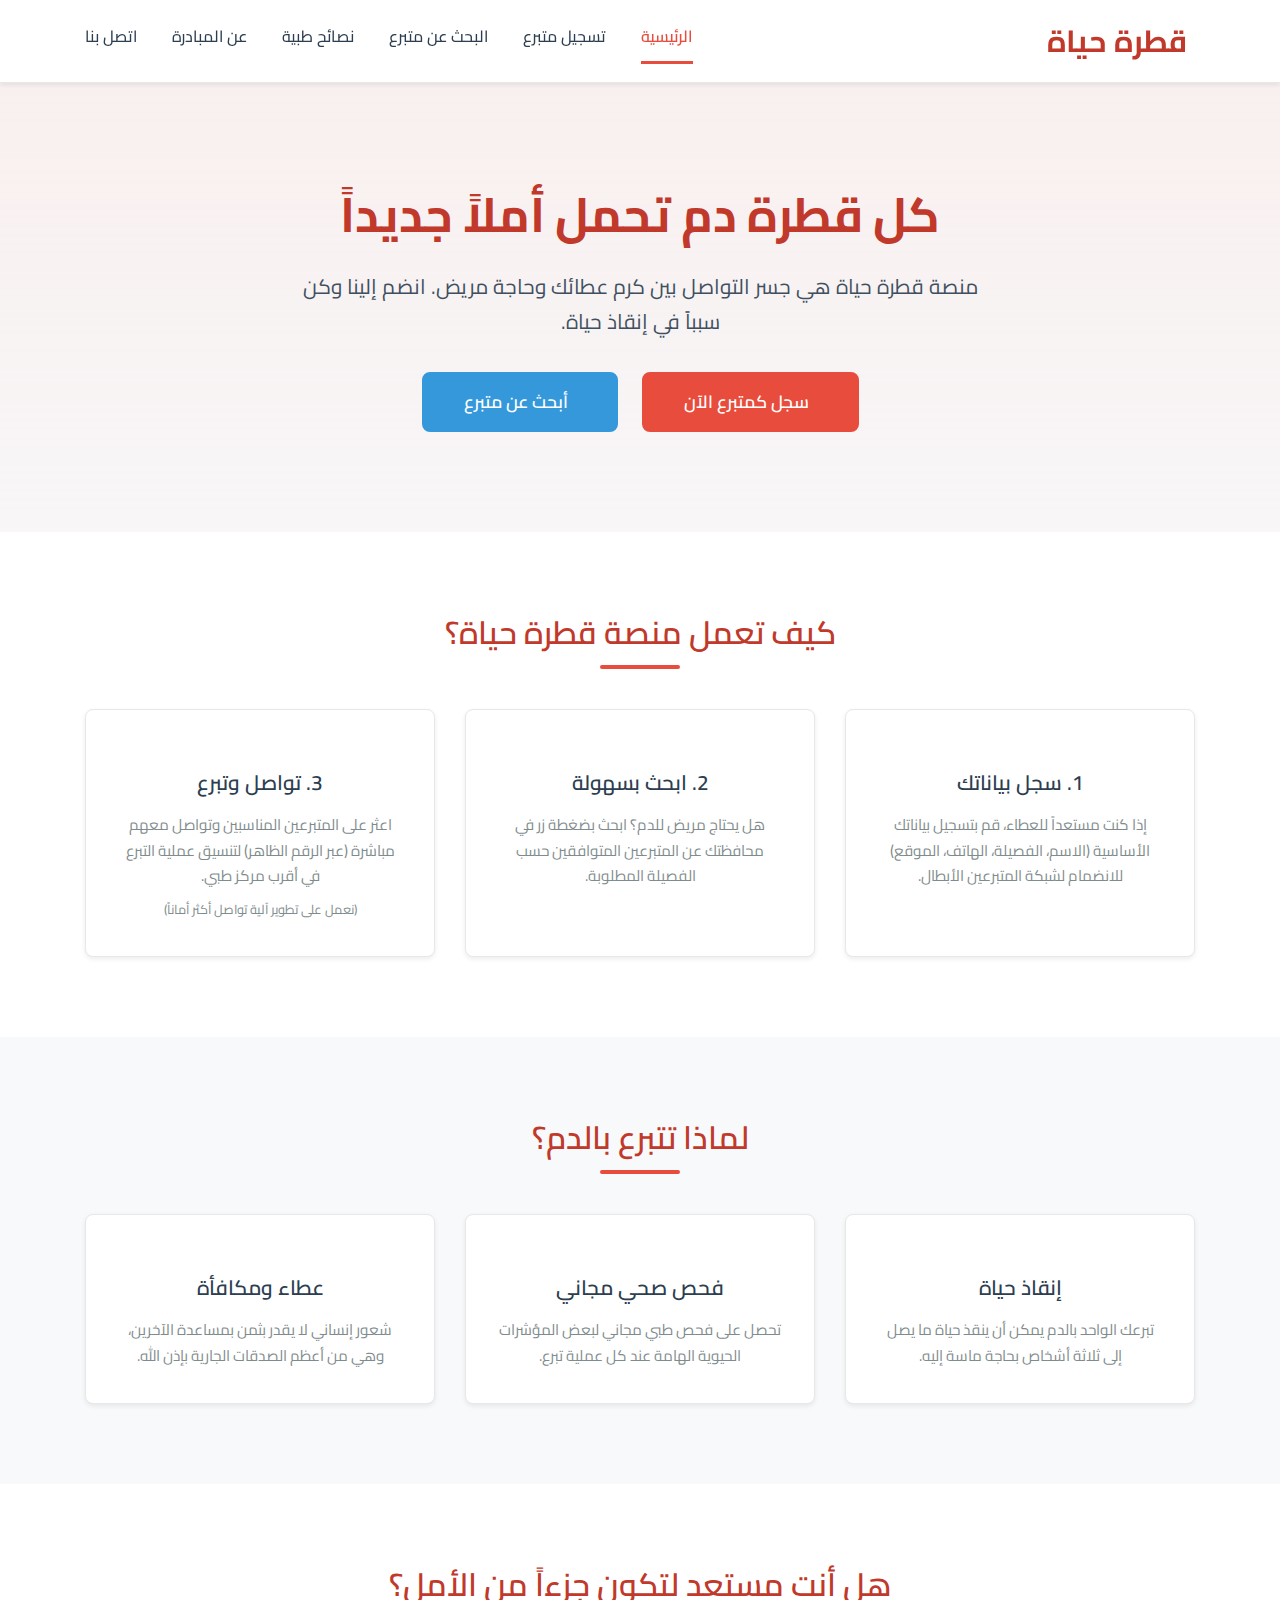
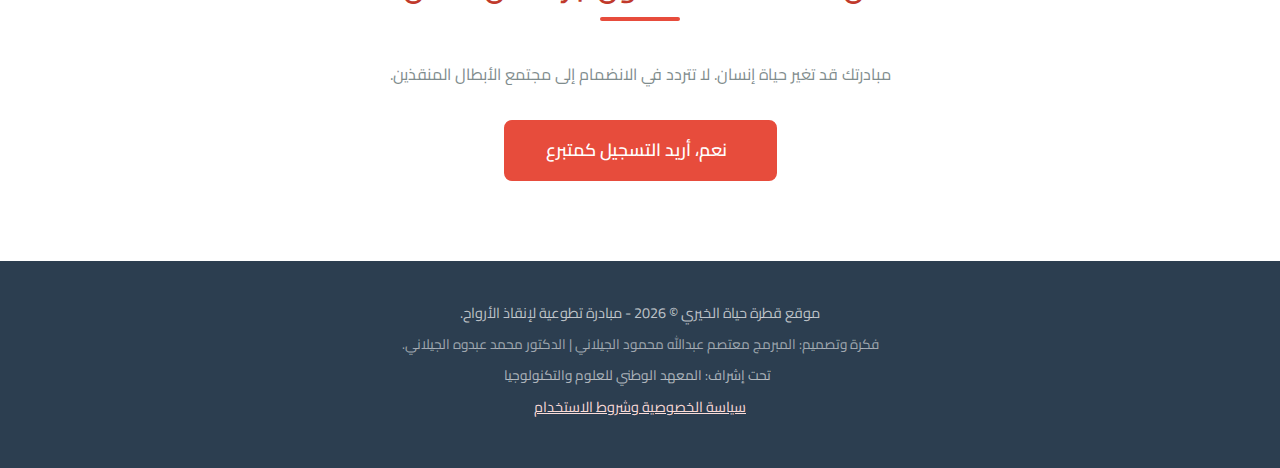
<file: index.html>
<!DOCTYPE html>
<html lang="ar" dir="rtl">
<head>
    <meta charset="UTF-8">
    <meta name="viewport" content="width=device-width, initial-scale=1.0">
    <title>قطرة حياة - تبرع بالدم، أنقذ حياة</title>
    <meta name="description" content="منصة قطرة حياة تربط بين المتبرعين بالدم والمحتاجين إليه بسهولة وسرعة. ساهم في إنقاذ حياة اليوم.">
    <!-- CSS -->
    <link rel="stylesheet" href="style.css">
    <!-- Google Fonts (Cairo) -->
    <link rel="preconnect" href="https://fonts.googleapis.com">
    <link rel="preconnect" href="https://fonts.gstatic.com" crossorigin>
    <link href="https://fonts.googleapis.com/css2?family=Cairo:wght@400;500;600;700&display=swap" rel="stylesheet">
    <!-- Font Awesome -->
    <link rel="stylesheet" href="https://cdnjs.cloudflare.com/ajax/libs/font-awesome/6.5.1/css/all.min.css" integrity="sha512-DTOQO9RWCH3ppGqcWaEA1BIZOC6xxalwEsw9c2QQeAIftl+Vegovlnee1c9QX4TctnWMn13TZye+giMm8e2LwA==" crossorigin="anonymous" referrerpolicy="no-referrer" />
    <!-- Favicon -->
    <link rel="icon" href="ChatGPT Image 25 أبريل 2025، 10_18_20 م.png">
</head>
<body>

    <header class="site-header">
        <div class="container">
            <div class="logo">
                <a href="index.html"><i class="fa-solid fa-droplet"></i> قطرة حياة</a>
            </div>
            <nav class="main-nav">
                <ul>
                    <li><a href="index.html" class="active">الرئيسية</a></li>
                    <li><a href="register.html">تسجيل متبرع</a></li>
                    <li><a href="search.html">البحث عن متبرع</a></li>
                    <li><a href="advice.html">نصائح طبية</a></li>
                    <li><a href="about.html">عن المبادرة</a></li>
                    <li><a href="suggestions.html">اتصل بنا</a></li>
                </ul>
            </nav>
             <button class="nav-toggle" aria-label="Toggle navigation" aria-expanded="false">
                <i class="fa-solid fa-bars"></i>
            </button>
        </div>
    </header>

    <main>
        <section class="hero">
            <div class="container">
                <h1>كل قطرة دم تحمل أملاً جديداً</h1>
                <p class="lead">منصة قطرة حياة هي جسر التواصل بين كرم عطائك وحاجة مريض. انضم إلينا وكن سبباً في إنقاذ حياة.</p>
                <div class="cta-buttons">
                    <a href="register.html" class="btn btn-primary btn-lg"><i class="fa-solid fa-user-plus"></i> سجل كمتبرع الآن</a>
                    <a href="search.html" class="btn btn-secondary btn-lg"><i class="fa-solid fa-magnifying-glass"></i> أبحث عن متبرع</a>
                </div>
                <!-- Optional Hero Image -->
                <!-- <img src="images/hero-illustration.png" alt="تبرع بالدم" class="hero-image"> -->
            </div>
        </section>

        <section id="how-it-works" class="section section-bg">
            <div class="container">
                <h2>كيف تعمل منصة قطرة حياة؟</h2>
                <div class="features-grid">
                    <div class="feature-card">
                        <div class="icon"><i class="fa-solid fa-user-pen"></i></div>
                        <h3>1. سجل بياناتك</h3>
                        <p>إذا كنت مستعداً للعطاء، قم بتسجيل بياناتك الأساسية (الاسم، الفصيلة، الهاتف، الموقع) للانضمام لشبكة المتبرعين الأبطال.</p>
                    </div>
                    <div class="feature-card">
                        <div class="icon"><i class="fa-solid fa-magnifying-glass-location"></i></div>
                        <h3>2. ابحث بسهولة</h3>
                        <p>هل يحتاج مريض للدم؟ ابحث بضغطة زر في محافظتك عن المتبرعين المتوافقين حسب الفصيلة المطلوبة.</p>
                    </div>
                    <div class="feature-card">
                        <div class="icon"><i class="fa-solid fa-phone-volume"></i></div>
                        <h3>3. تواصل وتبرع</h3>
                        <p>اعثر على المتبرعين المناسبين وتواصل معهم مباشرة (عبر الرقم الظاهر) لتنسيق عملية التبرع في أقرب مركز طبي.</p>
                         <small>(نعمل على تطوير آلية تواصل أكثر أماناً)</small>
                    </div>
                </div>
            </div>
        </section>

        <section id="why-donate" class="section">
            <div class="container">
                <h2>لماذا تتبرع بالدم؟</h2>
                <div class="features-grid">
                    <div class="feature-card">
                        <div class="icon"><i class="fa-solid fa-heart-pulse text-primary"></i></div>
                        <h3>إنقاذ حياة</h3>
                        <p>تبرعك الواحد بالدم يمكن أن ينقذ حياة ما يصل إلى ثلاثة أشخاص بحاجة ماسة إليه.</p>
                    </div>
                    <div class="feature-card">
                        <div class="icon"><i class="fa-solid fa-stethoscope text-primary"></i></div>
                        <h3>فحص صحي مجاني</h3>
                        <p>تحصل على فحص طبي مجاني لبعض المؤشرات الحيوية الهامة عند كل عملية تبرع.</p>
                    </div>
                    <div class="feature-card">
                        <div class="icon"><i class="fa-solid fa-gift text-primary"></i></div>
                        <h3>عطاء ومكافأة</h3>
                        <p>شعور إنساني لا يقدر بثمن بمساعدة الآخرين، وهي من أعظم الصدقات الجارية بإذن الله.</p>
                    </div>
                </div>
            </div>
        </section>

        <section id="cta-bottom" class="section section-bg text-center">
            <div class="container">
                <h2>هل أنت مستعد لتكون جزءاً من الأمل؟</h2>
                <p class="lead" style="max-width: 600px; margin: 0 auto 2rem auto;">مبادرتك قد تغير حياة إنسان. لا تتردد في الانضمام إلى مجتمع الأبطال المنقذين.</p>
                <a href="register.html" class="btn btn-primary btn-lg"><i class="fa-solid fa-droplet"></i> نعم، أريد التسجيل كمتبرع</a>
            </div>
        </section>

    </main>

    <footer class="site-footer">
        <div class="container">
            <p>موقع قطرة حياة الخيري © <span id="year"></span> - مبادرة تطوعية لإنقاذ الأرواح.</p>
            <p class="footer-credits">فكرة وتصميم: المبرمج معتصم عبدالله محمود الجيلاني | الدكتور محمد عبدوه الجيلاني.</p>
            <p class="footer-supervision"><i class="fa-solid fa-university"></i> تحت إشراف: المعهد الوطني للعلوم والتكنولوجيا</p>
            <p><a href="privacy.html">سياسة الخصوصية وشروط الاستخدام</a></p>
        </div>
    </footer>

    <!-- Shared JavaScript (Navigation Toggle, Year Update) -->
    <script src="script.js" defer></script>

</body>
</html>
</file>
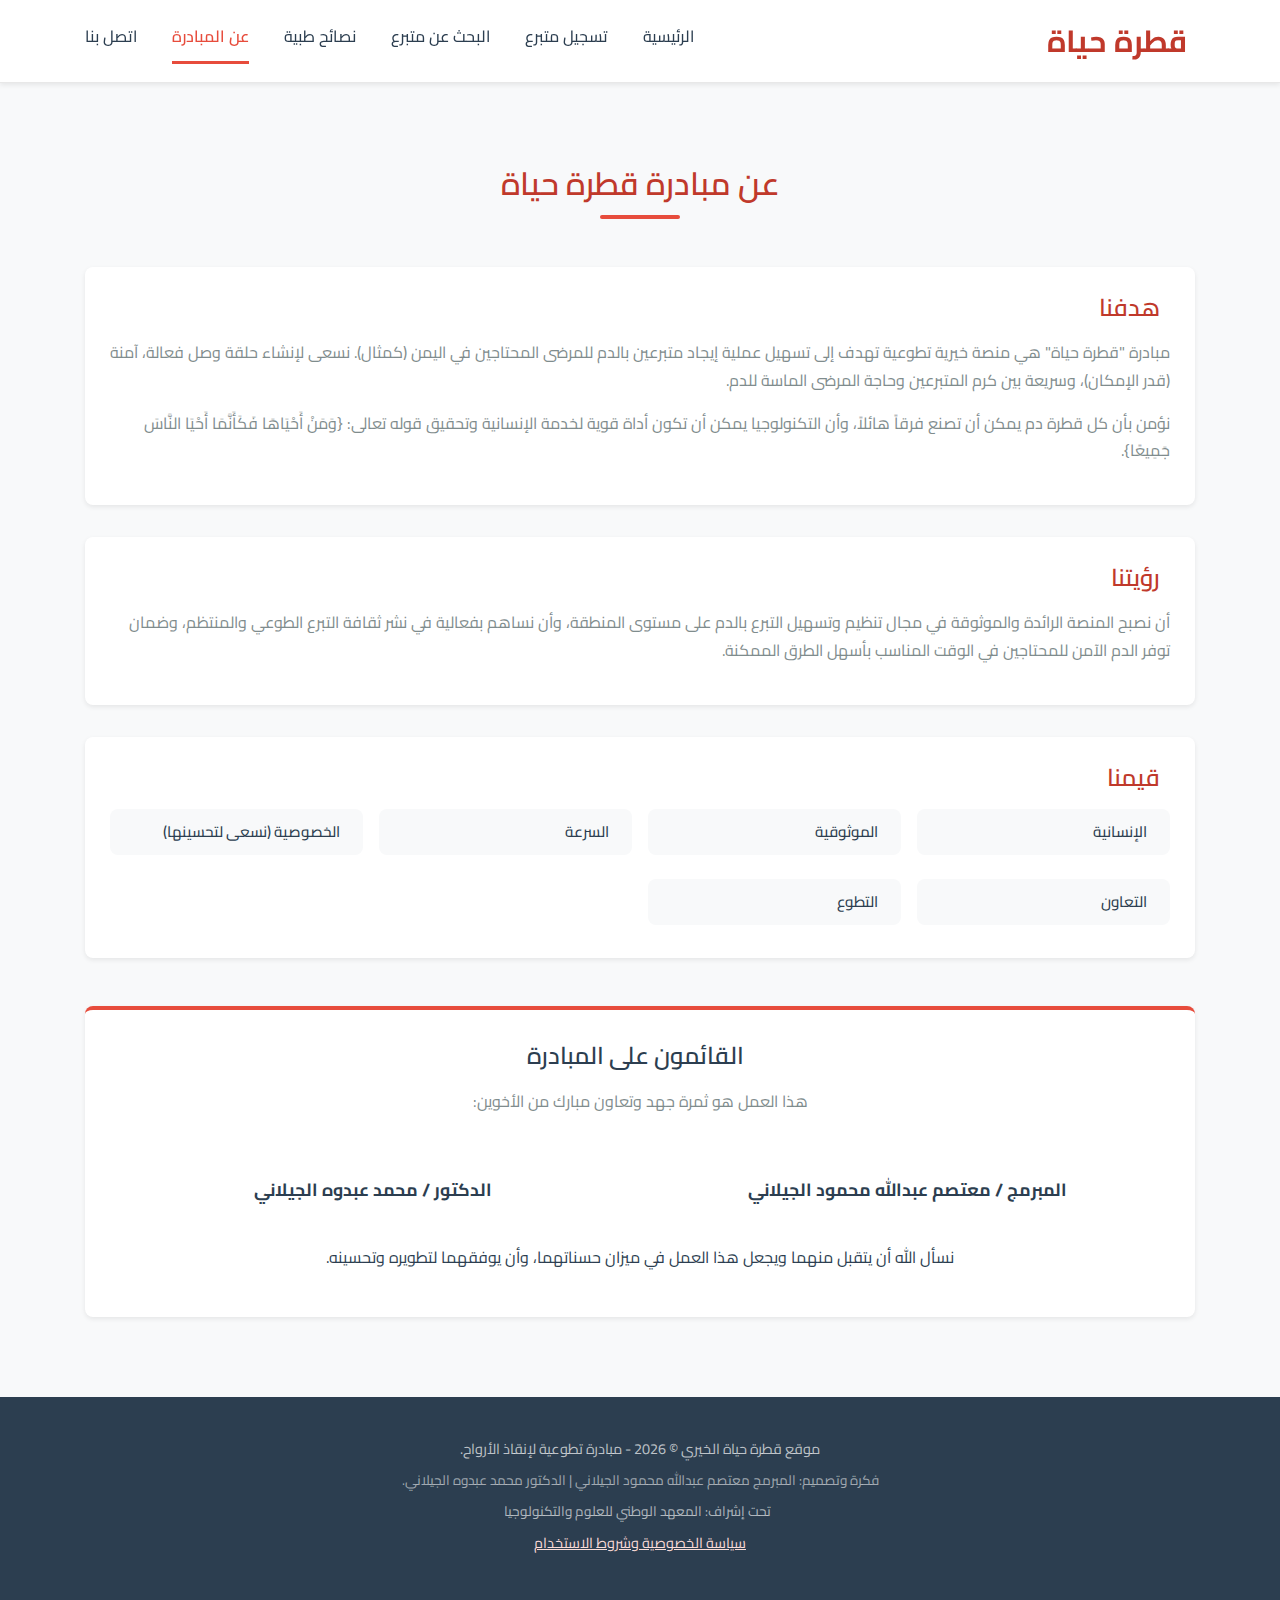
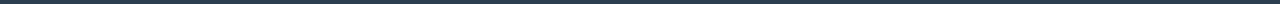
<file: about.html>
<!DOCTYPE html>
<html lang="ar" dir="rtl">
<head>
    <meta charset="UTF-8">
    <meta name="viewport" content="width=device-width, initial-scale=1.0">
    <title>عن مبادرة قطرة حياة</title>
     <!-- CSS -->
    <link rel="stylesheet" href="style.css">
    <!-- Google Fonts -->
    <link rel="preconnect" href="https://fonts.googleapis.com">
    <link rel="preconnect" href="https://fonts.gstatic.com" crossorigin>
    <link href="https://fonts.googleapis.com/css2?family=Cairo:wght@400;500;600;700&display=swap" rel="stylesheet">
    <!-- Font Awesome -->
    <link rel="stylesheet" href="https://cdnjs.cloudflare.com/ajax/libs/font-awesome/6.5.1/css/all.min.css" integrity="sha512-DTOQO9RWCH3ppGqcWaEA1BIZOC6xxalwEsw9c2QQeAIftl+Vegovlnee1c9QX4TctnWMn13TZye+giMm8e2LwA==" crossorigin="anonymous" referrerpolicy="no-referrer" />
    <link rel="icon" href="ChatGPT Image 25 أبريل 2025، 10_18_20 م.png">
    <meta name="viewport" content="width=device-width, initial-scale=1.0">
</head>
<body>

    <header class="site-header">
        <div class="container">
            <div class="logo">
                <a href="index.html"><i class="fa-solid fa-droplet"></i> قطرة حياة</a>
            </div>
            <nav class="main-nav">
                 <ul>
                    <li><a href="index.html">الرئيسية</a></li>
                    <li><a href="register.html">تسجيل متبرع</a></li>
                    <li><a href="search.html">البحث عن متبرع</a></li>
                    <li><a href="advice.html">نصائح طبية</a></li>
                    <li><a href="about.html" class="active">عن المبادرة</a></li>
                    <li><a href="suggestions.html">اتصل بنا</a></li>
                </ul>
            </nav>
            <button class="nav-toggle" aria-label="Toggle navigation" aria-expanded="false">
                <i class="fa-solid fa-bars"></i>
            </button>
        </div>
    </header>

    <main class="section">
        <div class="container">
            <h2 class="mb-5">عن مبادرة قطرة حياة</h2>

            <div class="about-section">
                <h3><i class="fa-solid fa-bullseye"></i> هدفنا</h3>
                <p>مبادرة "قطرة حياة" هي منصة خيرية تطوعية تهدف إلى تسهيل عملية إيجاد متبرعين بالدم للمرضى المحتاجين في اليمن (كمثال). نسعى لإنشاء حلقة وصل فعالة، آمنة (قدر الإمكان)، وسريعة بين كرم المتبرعين وحاجة المرضى الماسة للدم.</p>
                <p>نؤمن بأن كل قطرة دم يمكن أن تصنع فرقاً هائلاً، وأن التكنولوجيا يمكن أن تكون أداة قوية لخدمة الإنسانية وتحقيق قوله تعالى: {وَمَنْ أَحْيَاهَا فَكَأَنَّمَا أَحْيَا النَّاسَ جَمِيعًا}.</p>
            </div>

            <div class="about-section">
                <h3><i class="fa-solid fa-eye"></i> رؤيتنا</h3>
                 <p>أن نصبح المنصة الرائدة والموثوقة في مجال تنظيم وتسهيل التبرع بالدم على مستوى المنطقة، وأن نساهم بفعالية في نشر ثقافة التبرع الطوعي والمنتظم، وضمان توفر الدم الآمن للمحتاجين في الوقت المناسب بأسهل الطرق الممكنة.</p>
            </div>

             <div class="about-section">
                <h3><i class="fa-solid fa-hand-holding-heart"></i> قيمنا</h3>
                 <ul class="values-list" style="display: grid; grid-template-columns: repeat(auto-fit, minmax(200px, 1fr)); gap: 1rem; padding-right: 0;">
                    <li><i class="fa-solid fa-check-double"></i> الإنسانية</li>
                    <li><i class="fa-solid fa-check-double"></i> الموثوقية</li>
                    <li><i class="fa-solid fa-check-double"></i> السرعة</li>
                    <li><i class="fa-solid fa-check-double"></i> الخصوصية (نسعى لتحسينها)</li>
                    <li><i class="fa-solid fa-check-double"></i> التعاون</li>
                    <li><i class="fa-solid fa-check-double"></i> التطوع</li>
                </ul>
            </div>


            <div class="creators-section mt-5">
                <h3><i class="fa-solid fa-users"></i> القائمون على المبادرة</h3>
                <p class="text-center text-light mb-4">هذا العمل هو ثمرة جهد وتعاون مبارك من الأخوين:</p>
                <div style="display: flex; justify-content: space-around; flex-wrap: wrap; gap: 20px;">
                    <div class="creator-item">
                        <i class="fa-solid fa-laptop-code"></i>
                        <strong>المبرمج / معتصم عبدالله محمود الجيلاني</strong>
                    </div>
                     <div class="creator-item">
                        <i class="fa-solid fa-user-doctor"></i>
                        <strong>الدكتور / محمد عبدوه الجيلاني</strong>
                        
                    </div>
                </div>
                 <p class="text-center mt-3" style="color: var(--text-dark);">نسأل الله أن يتقبل منهما ويجعل هذا العمل في ميزان حسناتهما، وأن يوفقهما لتطويره وتحسينه.</p>
            </div>
        </div>
    </main>

    <footer class="site-footer">
        <div class="container">
             <p>موقع قطرة حياة الخيري © <span id="year"></span> - مبادرة تطوعية لإنقاذ الأرواح.</p>
            <p class="footer-credits">فكرة وتصميم: المبرمج معتصم عبدالله محمود الجيلاني | الدكتور محمد عبدوه الجيلاني.</p>
            <p class="footer-supervision"><i class="fa-solid fa-university"></i> تحت إشراف: المعهد الوطني للعلوم والتكنولوجيا</p>
             <p><a href="privacy.html">سياسة الخصوصية وشروط الاستخدام</a></p>
        </div>
    </footer>

     <!-- Shared JavaScript -->
    <script src="script.js" defer></script>

</body>
</html>
</file>
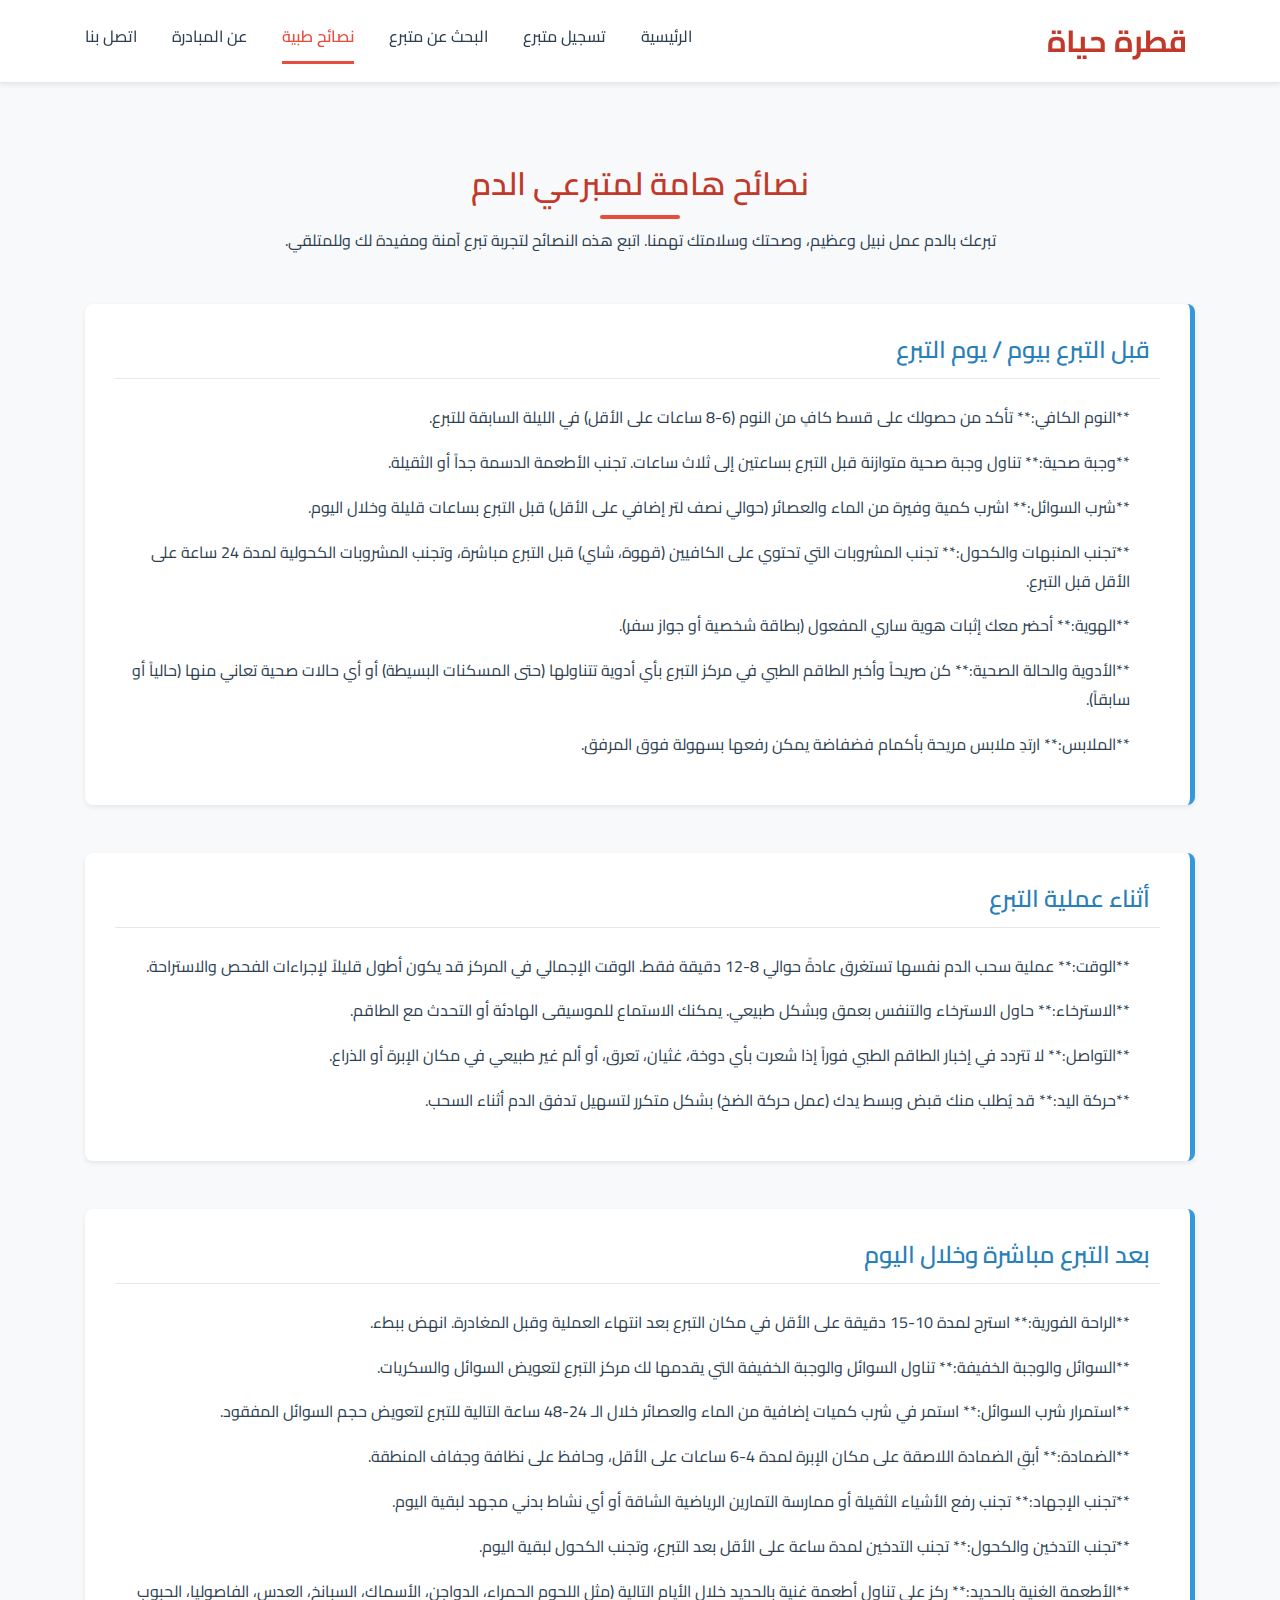
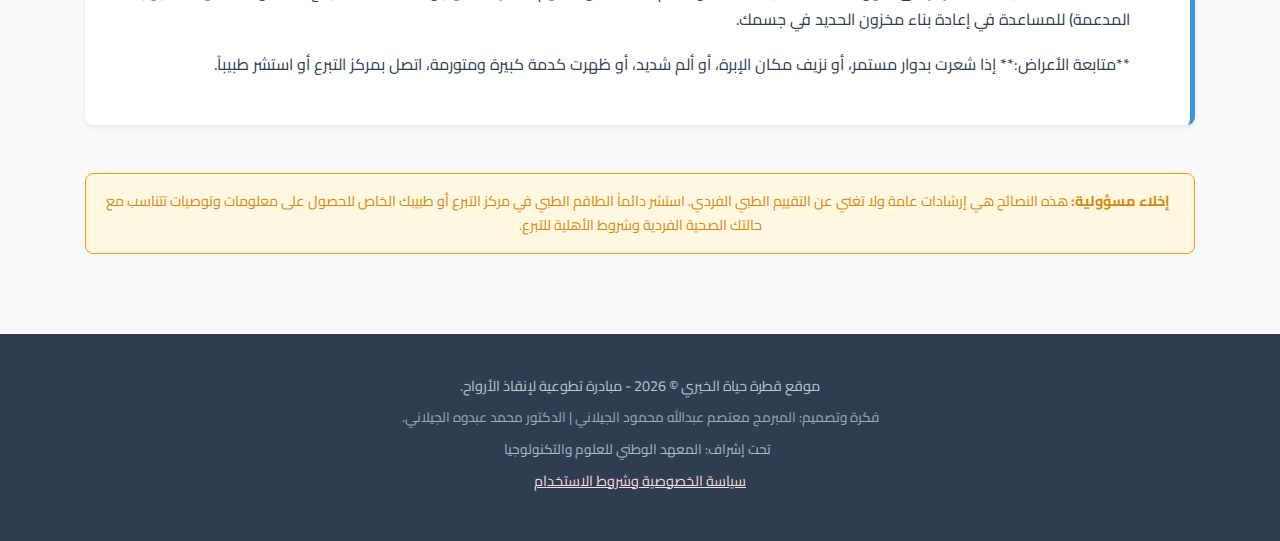
<file: advice.html>
<!DOCTYPE html>
<html lang="ar" dir="rtl">
<head>
    <meta charset="UTF-8">
    <meta name="viewport" content="width=device-width, initial-scale=1.0">
    <title>نصائح طبية للمتبرعين - قطرة حياة</title>
    <!-- CSS -->
    <link rel="stylesheet" href="style.css">
    <!-- Google Fonts -->
    <link rel="preconnect" href="https://fonts.googleapis.com">
    <link rel="preconnect" href="https://fonts.gstatic.com" crossorigin>
    <link href="https://fonts.googleapis.com/css2?family=Cairo:wght@400;500;600;700&display=swap" rel="stylesheet">
    <!-- Font Awesome -->
    <link rel="stylesheet" href="https://cdnjs.cloudflare.com/ajax/libs/font-awesome/6.5.1/css/all.min.css" integrity="sha512-DTOQO9RWCH3ppGqcWaEA1BIZOC6xxalwEsw9c2QQeAIftl+Vegovlnee1c9QX4TctnWMn13TZye+giMm8e2LwA==" crossorigin="anonymous" referrerpolicy="no-referrer" />
    <link rel="icon" href="ChatGPT Image 25 أبريل 2025، 10_18_20 م.png">
    <meta name="viewport" content="width=device-width, initial-scale=1.0">
</head>
<body>

    <header class="site-header">
        <div class="container">
            <div class="logo">
                <a href="index.html"><i class="fa-solid fa-droplet"></i> قطرة حياة</a>
            </div>
            <nav class="main-nav">
                 <ul>
                    <li><a href="index.html">الرئيسية</a></li>
                    <li><a href="register.html">تسجيل متبرع</a></li>
                    <li><a href="search.html">البحث عن متبرع</a></li>
                    <li><a href="advice.html" class="active">نصائح طبية</a></li>
                    <li><a href="about.html">عن المبادرة</a></li>
                    <li><a href="suggestions.html">اتصل بنا</a></li>
                </ul>
            </nav>
             <button class="nav-toggle" aria-label="Toggle navigation" aria-expanded="false">
                <i class="fa-solid fa-bars"></i>
            </button>
        </div>
    </header>

    <main class="section">
        <div class="container">
            <h2 class="mb-5">نصائح هامة لمتبرعي الدم</h2>
            <p class="text-center lead" style="max-width: 800px; margin:-40px auto 50px auto; color: var(--text-dark);">تبرعك بالدم عمل نبيل وعظيم، وصحتك وسلامتك تهمنا. اتبع هذه النصائح لتجربة تبرع آمنة ومفيدة لك وللمتلقي.</p>

            <div class="advice-category">
                <h3><i class="fa-solid fa-calendar-day"></i> قبل التبرع بيوم / يوم التبرع</h3>
                <ul class="advice-list">
                    <li><i class="fa-solid fa-check-circle"></i> **النوم الكافي:** تأكد من حصولك على قسط كافٍ من النوم (6-8 ساعات على الأقل) في الليلة السابقة للتبرع.</li>
                    <li><i class="fa-solid fa-utensils"></i> **وجبة صحية:** تناول وجبة صحية متوازنة قبل التبرع بساعتين إلى ثلاث ساعات. تجنب الأطعمة الدسمة جداً أو الثقيلة.</li>
                    <li><i class="fa-solid fa-glass-water"></i> **شرب السوائل:** اشرب كمية وفيرة من الماء والعصائر (حوالي نصف لتر إضافي على الأقل) قبل التبرع بساعات قليلة وخلال اليوم.</li>
                    <li><i class="fa-solid fa-ban"></i> **تجنب المنبهات والكحول:** تجنب المشروبات التي تحتوي على الكافيين (قهوة، شاي) قبل التبرع مباشرة، وتجنب المشروبات الكحولية لمدة 24 ساعة على الأقل قبل التبرع.</li>
                    <li><i class="fa-solid fa-id-card"></i> **الهوية:** أحضر معك إثبات هوية ساري المفعول (بطاقة شخصية أو جواز سفر).</li>
                    <li><i class="fa-solid fa-pills"></i> **الأدوية والحالة الصحية:** كن صريحاً وأخبر الطاقم الطبي في مركز التبرع بأي أدوية تتناولها (حتى المسكنات البسيطة) أو أي حالات صحية تعاني منها (حالياً أو سابقاً).</li>
                     <li><i class="fa-solid fa-info-circle"></i> **الملابس:** ارتدِ ملابس مريحة بأكمام فضفاضة يمكن رفعها بسهولة فوق المرفق.</li>
                </ul>
            </div>

            <div class="advice-category">
                <h3><i class="fa-solid fa-hand-holding-droplet"></i> أثناء عملية التبرع</h3>
                 <ul class="advice-list">
                    <li><i class="fa-solid fa-clock"></i> **الوقت:** عملية سحب الدم نفسها تستغرق عادةً حوالي 8-12 دقيقة فقط. الوقت الإجمالي في المركز قد يكون أطول قليلاً لإجراءات الفحص والاستراحة.</li>
                    <li><i class="fa-solid fa-face-smile-beam"></i> **الاسترخاء:** حاول الاسترخاء والتنفس بعمق وبشكل طبيعي. يمكنك الاستماع للموسيقى الهادئة أو التحدث مع الطاقم.</li>
                    <li><i class="fa-solid fa-comment-dots"></i> **التواصل:** لا تتردد في إخبار الطاقم الطبي فوراً إذا شعرت بأي دوخة، غثيان، تعرق، أو ألم غير طبيعي في مكان الإبرة أو الذراع.</li>
                    <li><i class="fa-solid fa-hand-fist"></i> **حركة اليد:** قد يُطلب منك قبض وبسط يدك (عمل حركة الضخ) بشكل متكرر لتسهيل تدفق الدم أثناء السحب.</li>
                </ul>
            </div>

            <div class="advice-category">
                 <h3><i class="fa-solid fa-calendar-check"></i> بعد التبرع مباشرة وخلال اليوم</h3>
                 <ul class="advice-list">
                    <li><i class="fa-solid fa-chair"></i> **الراحة الفورية:** استرح لمدة 10-15 دقيقة على الأقل في مكان التبرع بعد انتهاء العملية وقبل المغادرة. انهض ببطء.</li>
                    <li><i class="fa-solid fa-cookie-bite"></i> **السوائل والوجبة الخفيفة:** تناول السوائل والوجبة الخفيفة التي يقدمها لك مركز التبرع لتعويض السوائل والسكريات.</li>
                    <li><i class="fa-solid fa-glass-water-droplet"></i> **استمرار شرب السوائل:** استمر في شرب كميات إضافية من الماء والعصائر خلال الـ 24-48 ساعة التالية للتبرع لتعويض حجم السوائل المفقود.</li>
                    <li><i class="fa-solid fa-bandage"></i> **الضمادة:** أبقِ الضمادة اللاصقة على مكان الإبرة لمدة 4-6 ساعات على الأقل، وحافظ على نظافة وجفاف المنطقة.</li>
                    <li><i class="fa-solid fa-dumbbell"></i> **تجنب الإجهاد:** تجنب رفع الأشياء الثقيلة أو ممارسة التمارين الرياضية الشاقة أو أي نشاط بدني مجهد لبقية اليوم.</li>
                    <li><i class="fa-solid fa-ban"></i> **تجنب التدخين والكحول:** تجنب التدخين لمدة ساعة على الأقل بعد التبرع، وتجنب الكحول لبقية اليوم.</li>
                    <li><i class="fa-solid fa-drumstick-bite"></i> **الأطعمة الغنية بالحديد:** ركز على تناول أطعمة غنية بالحديد خلال الأيام التالية (مثل اللحوم الحمراء، الدواجن، الأسماك، السبانخ، العدس، الفاصوليا، الحبوب المدعمة) للمساعدة في إعادة بناء مخزون الحديد في جسمك.</li>
                     <li><i class="fa-solid fa-phone-volume"></i> **متابعة الأعراض:** إذا شعرت بدوار مستمر، أو نزيف مكان الإبرة، أو ألم شديد، أو ظهرت كدمة كبيرة ومتورمة، اتصل بمركز التبرع أو استشر طبيباً.</li>
                </ul>
            </div>

             <div class="medical-disclaimer">
                <i class="fa-solid fa-triangle-exclamation"></i>
                <strong>إخلاء مسؤولية:</strong> هذه النصائح هي إرشادات عامة ولا تغني عن التقييم الطبي الفردي. استشر دائماً الطاقم الطبي في مركز التبرع أو طبيبك الخاص للحصول على معلومات وتوصيات تتناسب مع حالتك الصحية الفردية وشروط الأهلية للتبرع.
            </div>

        </div>
    </main>

    <footer class="site-footer">
        <div class="container">
            <p>موقع قطرة حياة الخيري © <span id="year"></span> - مبادرة تطوعية لإنقاذ الأرواح.</p>
            <p class="footer-credits">فكرة وتصميم: المبرمج معتصم عبدالله محمود الجيلاني | الدكتور محمد عبدوه الجيلاني.</p>
            <p class="footer-supervision"><i class="fa-solid fa-university"></i> تحت إشراف: المعهد الوطني للعلوم والتكنولوجيا</p>
             <p><a href="privacy.html">سياسة الخصوصية وشروط الاستخدام</a></p>
        </div>
    </footer>

     <!-- Shared JavaScript -->
    <script src="script.js" defer></script>

</body>
</html>
</file>
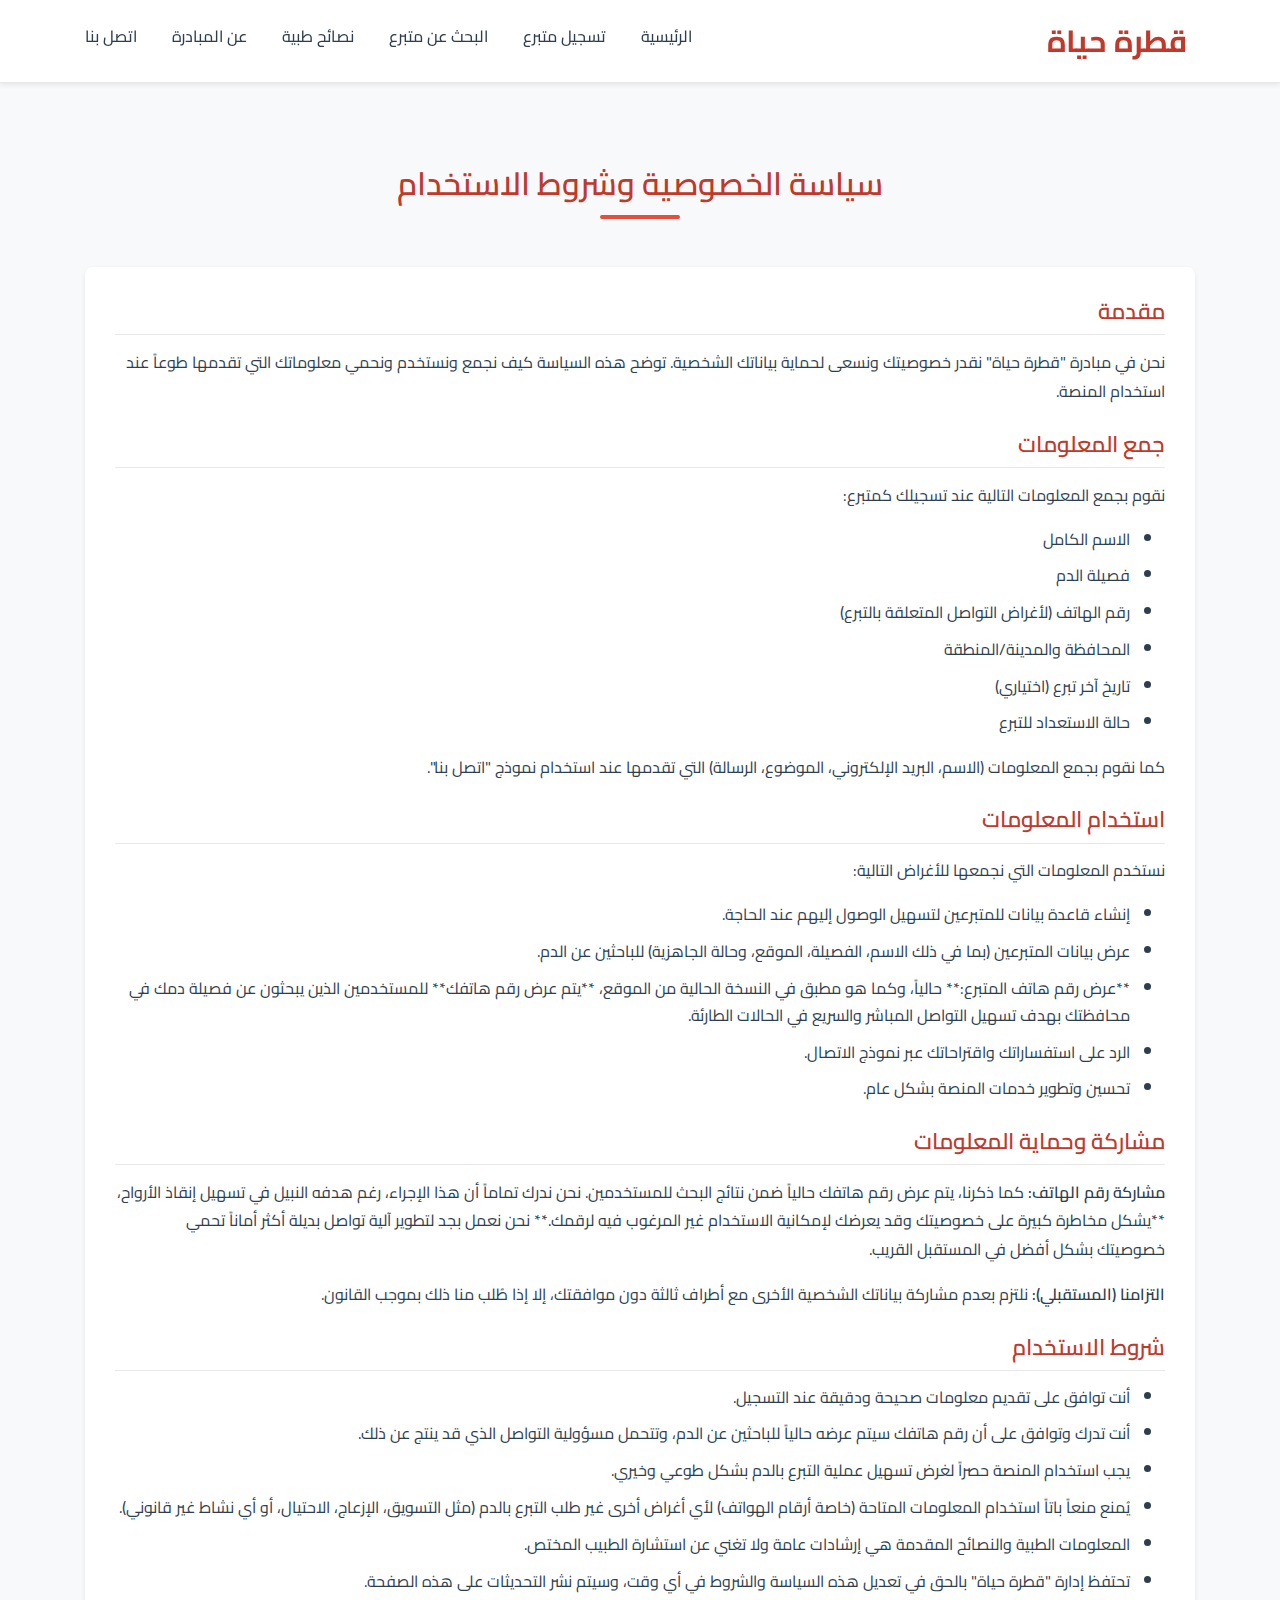
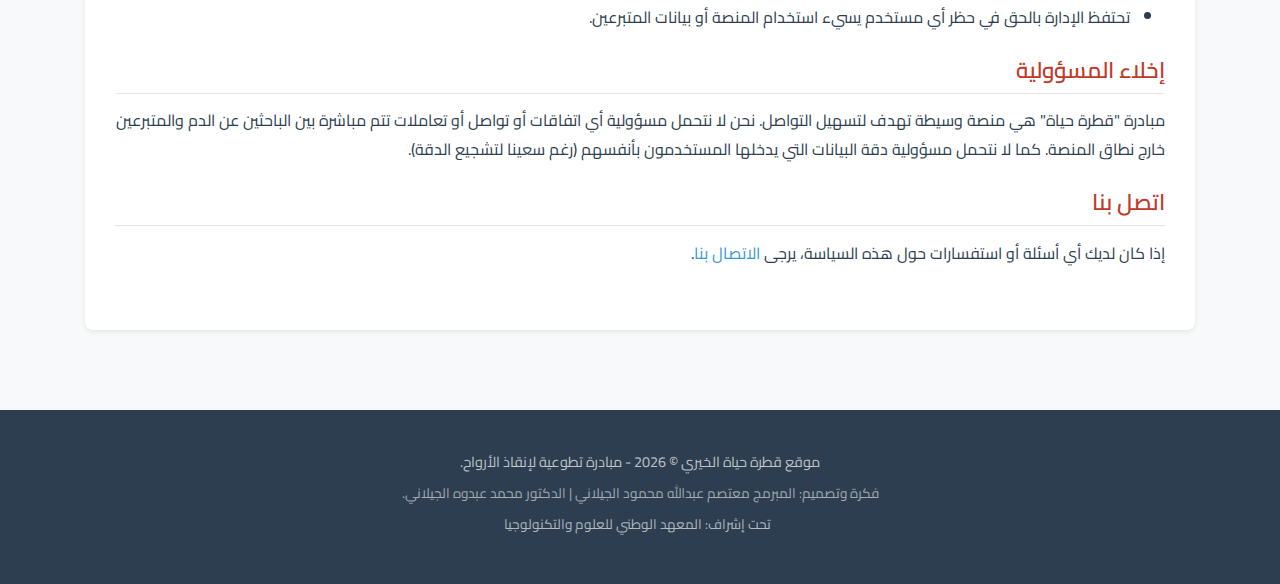
<file: privacy.html>
<!DOCTYPE html>
<html lang="ar" dir="rtl">
<head>
    <meta charset="UTF-8">
    <meta name="viewport" content="width=device-width, initial-scale=1.0">
    <title>سياسة الخصوصية وشروط الاستخدام - قطرة حياة</title>
    <!-- CSS -->
    <link rel="stylesheet" href="style.css">
    <!-- Google Fonts -->
    <link rel="preconnect" href="https://fonts.googleapis.com">
    <link rel="preconnect" href="https://fonts.gstatic.com" crossorigin>
    <link href="https://fonts.googleapis.com/css2?family=Cairo:wght@400;500;600;700&display=swap" rel="stylesheet">
    <!-- Font Awesome -->
    <link rel="stylesheet" href="https://cdnjs.cloudflare.com/ajax/libs/font-awesome/6.5.1/css/all.min.css" integrity="sha512-DTOQO9RWCH3ppGqcWaEA1BIZOC6xxalwEsw9c2QQeAIftl+Vegovlnee1c9QX4TctnWMn13TZye+giMm8e2LwA==" crossorigin="anonymous" referrerpolicy="no-referrer" />
    <link rel="icon" href="ChatGPT Image 25 أبريل 2025، 10_18_20 م.png">
    <meta name="viewport" content="width=device-width, initial-scale=1.0">
</head>
<body>

    <header class="site-header">
        <div class="container">
            <div class="logo">
                <a href="index.html"><i class="fa-solid fa-droplet"></i> قطرة حياة</a>
            </div>
            <nav class="main-nav">
                 <ul>
                    <li><a href="index.html">الرئيسية</a></li>
                    <li><a href="register.html">تسجيل متبرع</a></li>
                    <li><a href="search.html">البحث عن متبرع</a></li>
                    <li><a href="advice.html">نصائح طبية</a></li>
                    <li><a href="about.html">عن المبادرة</a></li>
                    <li><a href="suggestions.html">اتصل بنا</a></li>
                </ul>
            </nav>
             <button class="nav-toggle" aria-label="Toggle navigation" aria-expanded="false">
                <i class="fa-solid fa-bars"></i>
            </button>
        </div>
    </header>

    <main class="section">
        <div class="container">
            <h2 class="mb-5">سياسة الخصوصية وشروط الاستخدام</h2>

            <div class="privacy-content">
                <h3>مقدمة</h3>
                <p>نحن في مبادرة "قطرة حياة" نقدر خصوصيتك ونسعى لحماية بياناتك الشخصية. توضح هذه السياسة كيف نجمع ونستخدم ونحمي معلوماتك التي تقدمها طوعاً عند استخدام المنصة.</p>

                <h3>جمع المعلومات</h3>
                <p>نقوم بجمع المعلومات التالية عند تسجيلك كمتبرع:</p>
                <ul>
                    <li>الاسم الكامل</li>
                    <li>فصيلة الدم</li>
                    <li>رقم الهاتف (لأغراض التواصل المتعلقة بالتبرع)</li>
                    <li>المحافظة والمدينة/المنطقة</li>
                    <li>تاريخ آخر تبرع (اختياري)</li>
                    <li>حالة الاستعداد للتبرع</li>
                </ul>
                <p>كما نقوم بجمع المعلومات (الاسم، البريد الإلكتروني، الموضوع، الرسالة) التي تقدمها عند استخدام نموذج "اتصل بنا".</p>

                <h3>استخدام المعلومات</h3>
                <p>نستخدم المعلومات التي نجمعها للأغراض التالية:</p>
                <ul>
                    <li>إنشاء قاعدة بيانات للمتبرعين لتسهيل الوصول إليهم عند الحاجة.</li>
                    <li>عرض بيانات المتبرعين (بما في ذلك الاسم، الفصيلة، الموقع، وحالة الجاهزية) للباحثين عن الدم.</li>
                    <li>**عرض رقم هاتف المتبرع:** حالياً، وكما هو مطبق في النسخة الحالية من الموقع، **يتم عرض رقم هاتفك** للمستخدمين الذين يبحثون عن فصيلة دمك في محافظتك بهدف تسهيل التواصل المباشر والسريع في الحالات الطارئة.</li>
                    <li>الرد على استفساراتك واقتراحاتك عبر نموذج الاتصال.</li>
                    <li>تحسين وتطوير خدمات المنصة بشكل عام.</li>
                </ul>

                <h3>مشاركة وحماية المعلومات</h3>
                 <p><strong>مشاركة رقم الهاتف:</strong> كما ذكرنا، يتم عرض رقم هاتفك حالياً ضمن نتائج البحث للمستخدمين. نحن ندرك تماماً أن هذا الإجراء، رغم هدفه النبيل في تسهيل إنقاذ الأرواح، **يشكل مخاطرة كبيرة على خصوصيتك وقد يعرضك لإمكانية الاستخدام غير المرغوب فيه لرقمك.** نحن نعمل بجد لتطوير آلية تواصل بديلة أكثر أماناً تحمي خصوصيتك بشكل أفضل في المستقبل القريب.</p>
                <p><strong>التزامنا (المستقبلي):</strong> نلتزم بعدم مشاركة بياناتك الشخصية الأخرى مع أطراف ثالثة دون موافقتك، إلا إذا طُلب منا ذلك بموجب القانون.</p>
                 

                <h3>شروط الاستخدام</h3>
                <ul>
                    <li>أنت توافق على تقديم معلومات صحيحة ودقيقة عند التسجيل.</li>
                    <li>أنت تدرك وتوافق على أن رقم هاتفك سيتم عرضه حالياً للباحثين عن الدم، وتتحمل مسؤولية التواصل الذي قد ينتج عن ذلك.</li>
                    <li>يجب استخدام المنصة حصراً لغرض تسهيل عملية التبرع بالدم بشكل طوعي وخيري.</li>
                    <li>يُمنع منعاً باتاً استخدام المعلومات المتاحة (خاصة أرقام الهواتف) لأي أغراض أخرى غير طلب التبرع بالدم (مثل التسويق، الإزعاج، الاحتيال، أو أي نشاط غير قانوني).</li>
                    <li>المعلومات الطبية والنصائح المقدمة هي إرشادات عامة ولا تغني عن استشارة الطبيب المختص.</li>
                    <li>تحتفظ إدارة "قطرة حياة" بالحق في تعديل هذه السياسة والشروط في أي وقت، وسيتم نشر التحديثات على هذه الصفحة.</li>
                     <li>تحتفظ الإدارة بالحق في حظر أي مستخدم يسيء استخدام المنصة أو بيانات المتبرعين.</li>
                </ul>

                 <h3>إخلاء المسؤولية</h3>
                 <p>مبادرة "قطرة حياة" هي منصة وسيطة تهدف لتسهيل التواصل. نحن لا نتحمل مسؤولية أي اتفاقات أو تواصل أو تعاملات تتم مباشرة بين الباحثين عن الدم والمتبرعين خارج نطاق المنصة. كما لا نتحمل مسؤولية دقة البيانات التي يدخلها المستخدمون بأنفسهم (رغم سعينا لتشجيع الدقة).</p>

                 <h3>اتصل بنا</h3>
                 <p>إذا كان لديك أي أسئلة أو استفسارات حول هذه السياسة، يرجى <a href="suggestions.html">الاتصال بنا</a>.</p>

                 <p style="font-size: 0.9em; color: var(--text-light); margin-top: 2rem;">
            </div>

        </div>
    </main>

    <footer class="site-footer">
        <div class="container">
             <p>موقع قطرة حياة الخيري © <span id="year"></span> - مبادرة تطوعية لإنقاذ الأرواح.</p>
            <p class="footer-credits">فكرة وتصميم: المبرمج معتصم عبدالله محمود الجيلاني | الدكتور محمد عبدوه الجيلاني.</p>
            <p class="footer-supervision"><i class="fa-solid fa-university"></i> تحت إشراف: المعهد الوطني للعلوم والتكنولوجيا</p>
        </div>
    </footer>

     <!-- Shared JavaScript -->
     <script src="script.js" defer></script>

</body>
</html>
</file>
<file: style.css>
/* style.css - Qatrah Hayat Rebuild */

/* ------------------------- */
/* --- Global Variables ---- */
/* ------------------------- */
:root {
    /* Color Palette */
    --primary-color: #E74C3C; /* Vivid red, slightly orange */
    --primary-dark: #C0392B;   /* Darker red */
    --primary-light: #fadbd8; /* Very light red for backgrounds/highlights */
    --secondary-color: #3498DB; /* Blue for links and accents */
    --secondary-dark: #2980B9; /* Darker blue */
    --text-dark: #2c3e50;      /* Main dark text color */
    --text-light: #7f8c8d;     /* Lighter text for notes, placeholders */
    --bg-white: #ffffff;
    --bg-light-gray: #f8f9fa; /* Default page background */
    --border-color: #e8e8e8;   /* Light border color */
    --success-color: #2ECC71;  /* Green for success messages */
    --success-light: #eafaf1;  /* Light green background */
    --success-dark: #28b463;   /* Darker green text */
    --warning-color: #F39C12;  /* Yellow for warnings */
    --warning-light: #fff8e1;  /* Light yellow background */
    --warning-dark: #d68910;   /* Darker yellow text */
    --danger-color: #E74C3C;   /* Red for errors (same as primary) */
    --danger-light: #fdecea;   /* Light red background */
    --danger-dark: #c0392b;    /* Darker red text */

    /* Typography & Layout */
    --font-family: 'Cairo', sans-serif;
    --base-font-size: 16px; /* Base size for desktop */
    --line-height-base: 1.7;
    --border-radius: 8px;
    --shadow-light: 0 2px 5px rgba(0,0,0,0.08);
    --shadow-medium: 0 5px 15px rgba(0,0,0,0.1);
    --container-width: 1140px; /* Max width for content */
}

/* ------------------------- */
/* ------ Base Styles ------ */
/* ------------------------- */
*, *::before, *::after {
    box-sizing: border-box; /* Consistent box model */
    margin: 0;
    padding: 0;
}

html {
    scroll-behavior: smooth; /* Smooth scrolling for anchor links */
}

body {
    font-family: var(--font-family);
    font-size: var(--base-font-size);
    line-height: var(--line-height-base);
    color: var(--text-dark);
    background-color: var(--bg-light-gray);
    direction: rtl; /* Right-to-left layout */
    -webkit-font-smoothing: antialiased; /* Smoother fonts on WebKit */
    -moz-osx-font-smoothing: grayscale; /* Smoother fonts on Firefox */
    min-height: 100vh; /* Ensure body takes full viewport height */
    display: flex; /* Use flexbox for sticky footer */
    flex-direction: column;
}

main {
    flex-grow: 1; /* Allow main content to take up available space */
}

.container {
    width: 90%; /* Fluid width */
    max-width: var(--container-width); /* Max width constraint */
    margin: 0 auto; /* Center container */
    padding: 0 15px; /* Gutter space */
}

/* Headings */
h1, h2, h3, h4, h5, h6 {
    color: var(--primary-dark);
    margin-bottom: 0.7em;
    line-height: 1.3;
    font-weight: 600;
}

h1 { font-size: 2.5rem; font-weight: 700; }
h2 { font-size: 2rem; margin-bottom: 40px; text-align: center; position: relative; padding-bottom: 15px; }
h3 { font-size: 1.5rem; }
h4 { font-size: 1.2rem; }

/* Decor Line for H2 */
h2::after {
    content: '';
    position: absolute;
    bottom: 0;
    left: 50%;
    transform: translateX(-50%);
    width: 80px;
    height: 4px;
    background-color: var(--primary-color);
    border-radius: 2px;
}

p {
    margin-bottom: 1rem;
    color: var(--text-light); /* Default paragraph color */
}
section p:last-of-type {
     margin-bottom: 0; /* Avoid extra space at the end of sections */
}

a {
    color: var(--secondary-color);
    text-decoration: none;
    transition: color 0.3s ease;
}
a:hover {
    color: var(--secondary-dark);
    text-decoration: underline;
}

img {
    max-width: 100%; /* Make images responsive */
    height: auto;
    display: block; /* Prevent bottom space */
}

ul { list-style: none; } /* Remove default list bullets */
ul li { margin-bottom: 0.5rem; } /* Basic spacing for list items */

/* ------------------------- */
/* ----- Utility Classes --- */
/* ------------------------- */
.text-center { text-align: center; }
.text-primary { color: var(--primary-color); }
.text-secondary { color: var(--secondary-color); }
.text-danger { color: var(--danger-dark); font-weight: bold; margin-right: 2px;} /* For required field markers */
.text-light { color: var(--text-light); } /* Utility for lighter text */

/* Margin Bottom Utilities */
.mb-1 { margin-bottom: 0.5rem !important; }
.mb-2 { margin-bottom: 1rem !important; }
.mb-3 { margin-bottom: 1.5rem !important; }
.mb-4 { margin-bottom: 2rem !important; }
.mb-5 { margin-bottom: 3rem !important; }
/* Margin Top Utilities */
.mt-1 { margin-top: 0.5rem !important; }
.mt-2 { margin-top: 1rem !important; }
.mt-3 { margin-top: 1.5rem !important; }
.mt-4 { margin-top: 2rem !important; }
.mt-5 { margin-top: 3rem !important; }

/* Hidden Utility */
.hidden-field { display: none; }

/* ------------------------- */
/* ------- Header ---------- */
/* ------------------------- */
.site-header {
    background-color: var(--bg-white);
    padding: 15px 0;
    border-bottom: 1px solid var(--border-color);
    box-shadow: var(--shadow-light);
    position: sticky; /* Keep header at the top */
    top: 0;
    z-index: 1000; /* Ensure header is above other content */
    transition: box-shadow 0.3s ease;
}

.site-header .container {
    display: flex;
    justify-content: space-between; /* Logo left, Nav right */
    align-items: center;
}

/* Logo Styling */
.logo a {
    font-size: 1.9rem;
    font-weight: 700;
    color: var(--primary-dark);
    text-decoration: none;
    display: flex; /* Align icon and text properly */
    align-items: center;
}
.logo a i {
    color: var(--primary-color);
    margin-left: 8px; /* Space between icon and text (RTL) */
    font-size: 1.6rem;
    /* vertical-align: -2px; Removed - better alignment with flex */
}
.logo a:hover {
    text-decoration: none;
    color: var(--primary-color);
}

/* Desktop Navigation */
.main-nav ul {
    display: flex;
    list-style: none;
}
.main-nav ul li {
    margin-left: 35px; /* Spacing between nav items (RTL) */
}
.main-nav ul li:last-child {
    margin-left: 0;
}
.main-nav ul li a {
    color: var(--text-dark);
    font-size: 1rem;
    font-weight: 500;
    padding: 10px 0;
    border-bottom: 3px solid transparent; /* Underline effect */
    transition: color 0.3s ease, border-bottom-color 0.3s ease;
    text-decoration: none;
}
.main-nav ul li a:hover,
.main-nav ul li a.active { /* Style for active page link */
    color: var(--primary-color);
    border-bottom-color: var(--primary-color);
    font-weight: 600;
}

/* Mobile Navigation Toggle Button (Hamburger) */
.nav-toggle {
    display: none; /* Hidden on desktop */
    font-size: 1.5rem;
    background: none;
    border: none;
    color: var(--primary-color);
    cursor: pointer;
    padding: 5px; /* Make it easier to tap */
    line-height: 1; /* Prevent extra spacing */
}

/* ------------------------- */
/* ------ Hero Section ----- */
/* ------------------------- */
.hero {
    background: linear-gradient(rgba(250, 219, 216, 0.3), rgba(250, 219, 216, 0.1)), var(--bg-light-gray); /* Subtle background gradient */
    padding: 100px 0;
    text-align: center;
}
.hero h1 {
    color: var(--primary-dark);
    font-size: 3rem; /* Large heading for impact */
    margin-bottom: 0.5em;
}
.hero p.lead {
    font-size: 1.3rem;
    color: var(--text-dark);
    max-width: 700px; /* Limit line length for readability */
    margin: 0 auto 2rem auto;
    font-weight: 400;
    opacity: 0.9;
}
.hero .cta-buttons .btn {
    margin: 0 10px; /* Space between buttons on desktop */
}
/* Optional Hero Image Styling */
.hero-image {
    margin-top: 2rem;
    max-width: 400px; /* Example size */
    margin-left: auto;
    margin-right: auto;
}

/* ------------------------- */
/* ---- Section Styling ---- */
/* ------------------------- */
.section {
    padding: 80px 0; /* Vertical spacing for sections */
}
.section-bg {
    background-color: var(--bg-white); /* Alternate background for sections */
}

/* ------------------------- */
/* ----- Feature Cards ----- */
/* (Used in index.html for 'How it Works' and 'Why Donate') */
/* ------------------------- */
.features-grid {
    display: grid;
    /* Auto-fit columns: minimum 280px wide, share space equally */
    grid-template-columns: repeat(auto-fit, minmax(280px, 1fr));
    gap: 30px; /* Space between cards */
    margin-top: 40px; /* Space above the grid */
}
.feature-card {
    background-color: var(--bg-white);
    padding: 35px 30px;
    border-radius: var(--border-radius);
    text-align: center;
    border: 1px solid var(--border-color);
    box-shadow: var(--shadow-light);
    transition: transform 0.3s ease, box-shadow 0.3s ease; /* Hover effect */
}
.feature-card:hover {
    transform: translateY(-5px); /* Lift card on hover */
    box-shadow: var(--shadow-medium);
}
.feature-card .icon {
    font-size: 3rem;
    color: var(--primary-color);
    margin-bottom: 1.5rem;
    line-height: 1;
}
.feature-card h3 {
    font-size: 1.3rem;
    margin-bottom: 1rem;
    color: var(--text-dark);
}
.feature-card p {
    font-size: 0.95rem;
    color: var(--text-light);
    margin-bottom: 0;
}
.feature-card small { /* Small text within feature cards */
    font-size: 0.8em;
    display: block;
    margin-top: 10px;
    color: var(--text-light);
}


/* ------------------------- */
/* -------- Buttons -------- */
/* ------------------------- */
.btn {
    display: inline-block; /* Allow setting padding/margin */
    padding: 12px 30px;
    font-family: var(--font-family);
    font-size: 1rem;
    font-weight: 600;
    text-align: center;
    vertical-align: middle;
    cursor: pointer;
    border: 2px solid transparent;
    border-radius: var(--border-radius);
    transition: all 0.3s ease; /* Smooth transitions for hover */
    text-decoration: none !important; /* Ensure no underlines */
    line-height: 1.5;
}
.btn i {
    margin-left: 8px; /* Space icon on the left (RTL) */
    margin-right: 0;
}
/* Specific icon spacing for submit buttons where icon is often before text */
.btn[type="submit"] i,
.btn[type="reset"] i {
    margin-right: 8px; /* Space icon on the right (RTL) */
    margin-left: 0;
}
.btn:disabled {
    opacity: 0.65; /* Indicate disabled state */
    cursor: not-allowed;
}

/* Primary Button Style */
.btn-primary {
    background-color: var(--primary-color);
    color: var(--bg-white);
    border-color: var(--primary-color);
}
.btn-primary:hover:not(:disabled) {
    background-color: var(--primary-dark);
    border-color: var(--primary-dark);
    color: var(--bg-white);
    transform: translateY(-2px); /* Subtle lift effect */
    box-shadow: 0 4px 10px rgba(0,0,0,0.1);
}

/* Secondary Button Style */
.btn-secondary {
    background-color: var(--secondary-color);
    color: var(--bg-white);
    border-color: var(--secondary-color);
}
.btn-secondary:hover:not(:disabled) {
    background-color: var(--secondary-dark);
    border-color: var(--secondary-dark);
    color: var(--bg-white);
    transform: translateY(-2px);
    box-shadow: 0 4px 10px rgba(0,0,0,0.1);
}

/* Outline Button Style */
.btn-outline-primary {
    background-color: transparent;
    color: var(--primary-color);
    border-color: var(--primary-color);
}
.btn-outline-primary:hover:not(:disabled) {
    background-color: var(--primary-color);
    color: var(--bg-white);
    transform: translateY(-2px);
}

/* Button Sizes */
.btn-lg {
    padding: 15px 40px;
    font-size: 1.1rem;
}
.btn-sm {
    padding: 8px 20px;
    font-size: 0.9rem;
}

/* ------------------------- */
/* --------- Forms --------- */
/* ------------------------- */
.form-section {
    background-color: var(--bg-white);
    padding: 50px 40px; /* Generous padding on desktop */
    border-radius: var(--border-radius);
    box-shadow: var(--shadow-medium);
    border: 1px solid var(--border-color);
    margin-top: 30px;
    max-width: 700px; /* Limit form width for better readability */
    margin-left: auto;
    margin-right: auto;
}

.form-group {
    margin-bottom: 1.5rem; /* Space between form fields */
}

.form-group label {
    display: block; /* Label on its own line */
    margin-bottom: 0.6rem;
    font-weight: 600;
    color: var(--text-dark);
    font-size: 0.95rem;
}
.form-group label i {
    margin-left: 6px; /* Space between icon and text (RTL) */
    color: var(--primary-color);
    width: 1.2em; /* Consistent icon width */
    text-align: center;
}

/* Form Input/Select/Textarea Styling */
.form-control {
    display: block;
    width: 100%; /* Take full width of container */
    padding: 12px 15px;
    font-size: 1rem;
    font-family: var(--font-family);
    font-weight: 400;
    line-height: 1.5;
    color: var(--text-dark);
    background-color: var(--bg-light-gray); /* Light background for inputs */
    background-clip: padding-box;
    border: 1px solid var(--border-color);
    appearance: none; /* Remove default OS styling */
    border-radius: var(--border-radius);
    transition: border-color .15s ease-in-out, box-shadow .15s ease-in-out; /* Focus transition */
}
.form-control::placeholder {
    color: var(--text-light);
    opacity: 0.8;
}
.form-control:focus {
    color: var(--text-dark);
    background-color: var(--bg-white);
    border-color: var(--primary-color);
    outline: 0; /* Remove default focus outline */
    box-shadow: 0 0 0 0.25rem rgba(231, 76, 60, 0.2); /* Custom focus glow */
}
/* Style invalid fields based on HTML5 validation */
.form-control:invalid, .form-control.is-invalid { /* Added .is-invalid for JS validation */
    border-color: var(--danger-dark);
}
.form-control:focus:invalid, .form-control.is-invalid:focus {
    border-color: var(--danger-dark);
    box-shadow: 0 0 0 0.25rem rgba(220, 53, 69, 0.25);
}
/* Styling for select dropdown arrow (RTL) */
select.form-control {
    background-image: url("data:image/svg+xml,%3csvg xmlns='http://www.w3.org/2000/svg' viewBox='0 0 16 16'%3e%3cpath fill='none' stroke='%23343a40' stroke-linecap='round' stroke-linejoin='round' stroke-width='2' d='m2 5 6 6 6-6'/%3e%3c/svg%3e");
    background-repeat: no-repeat;
    background-position: left 0.75rem center; /* Arrow on the left for RTL */
    background-size: 16px 12px;
    padding-left: 2.5rem; /* Make space for the arrow */
    padding-right: 15px; /* Reset right padding */
}

textarea.form-control {
    min-height: 120px; /* Default height for textareas */
    resize: vertical; /* Allow vertical resizing */
}

/* Radio Button Group Styling */
.radio-group label {
    margin-left: 15px; /* Space between radio options (RTL) */
    margin-right: 0;
    cursor: pointer;
    display: inline-block; /* Keep label next to input */
    margin-bottom: 0.5rem; /* Space below each radio option */
    vertical-align: middle;
}
.radio-group input[type="radio"] {
    margin-left: 5px; /* Space between radio and label (RTL) */
    margin-right: 0;
    cursor: pointer;
    vertical-align: middle; /* Align radio button with text */
}

/* Checkbox Styling */
.form-check {
    display: flex; /* Align checkbox and label */
    align-items: center;
    margin-bottom: 1rem;
}
.form-check-input {
    width: 1.2em;
    height: 1.2em;
    margin-top: 0.1em;
    margin-left: 0.7em; /* Space between checkbox and label (RTL) */
    margin-right: 0;
    vertical-align: top;
    background-color: var(--bg-light-gray);
    border: 1px solid var(--border-color);
    border-radius: 0.25em;
    appearance: none; /* Remove default checkbox */
    cursor: pointer;
    transition: background-color 0.15s ease-in-out, border-color 0.15s ease-in-out;
    position: relative; /* Needed for custom checkmark */
    flex-shrink: 0; /* Prevent checkbox from shrinking */
}
.form-check-input:checked {
    background-color: var(--primary-color);
    border-color: var(--primary-color);
}
/* Custom Checkmark */
.form-check-input:checked::before {
    content: '';
    position: absolute;
    top: 50%;
    left: 50%;
    width: 5px;
    height: 10px;
    border: solid var(--bg-white);
    border-width: 0 2px 2px 0;
    transform: translate(-50%, -60%) rotate(45deg); /* Center and style checkmark */
}
.form-check-input:focus {
    border-color: var(--primary-color);
    outline: 0;
    box-shadow: 0 0 0 0.25rem rgba(231, 76, 60, 0.2); /* Focus glow */
}
.form-check-label {
    margin-bottom: 0;
    font-size: 0.95rem;
    color: var(--text-light);
    cursor: pointer;
    line-height: 1.5; /* Ensure label aligns well */
}
.form-check-label a {
    color: var(--primary-color);
    font-weight: 500;
    text-decoration: underline;
}

/* Helper Text Below Inputs */
.form-group small {
    display: block;
    margin-top: 0.5rem;
    font-size: 0.85rem;
    color: var(--text-light);
}
.form-group small.warning {
    color: var(--primary-dark); /* Use darker primary for warnings */
    font-weight: 500;
}

/* Form Feedback Areas (for JS messages) */
.form-feedback-area {
    margin-top: 15px;
    text-align: center;
    min-height: 1.5em; /* Reserve space to prevent layout shifts */
}
.field-feedback { /* For inline field feedback (e.g., phone number check) */
    font-size: 0.85rem;
    margin-top: 5px;
    min-height: 1.2em; /* Reserve space */
    font-weight: 500;
    display: block; /* Ensure it takes space */
}
.field-feedback.success { color: var(--success-dark); }
.field-feedback.error { color: var(--danger-dark); }
.field-feedback.checking { color: var(--secondary-color); font-style: italic; }

/* Form Divider Line */
hr.form-divider {
    margin: 2.5rem 0;
    border: 0;
    border-top: 1px solid var(--border-color);
}

/* General Alert Styles (used in JS feedback) */
.alert {
    padding: 1rem;
    margin-bottom: 1rem;
    border: 1px solid transparent;
    border-radius: var(--border-radius);
    text-align: center;
    font-weight: 500;
}
.alert-success {
    color: var(--success-dark);
    background-color: var(--success-light);
    border-color: var(--success-color);
}
.alert-danger {
    color: var(--danger-dark);
    background-color: var(--danger-light);
    border-color: var(--danger-color);
}
.alert-warning {
    color: var(--warning-dark);
    background-color: var(--warning-light);
    border-color: var(--warning-color);
}

/* ------------------------- */
/* ----- Search Results ---- */
/* ------------------------- */
#search-results {
    margin-top: 40px; /* Space above results section */
}
#search-results h3 {
    font-size: 1.4rem;
    margin-bottom: 1.5rem;
    padding-bottom: 0.8rem;
    border-bottom: 1px solid var(--border-color);
    color: var(--text-dark);
    display: flex; /* Align icon and text */
    align-items: center;
}
#search-results h3 i {
    margin-left: 8px; /* Space icon (RTL) */
    color: var(--primary-color);
}
#results-count { /* Style for the count span */
    font-size: 0.8em;
    color: var(--text-light);
    font-weight: normal;
    margin-right: 10px; /* Space from title (RTL) */
}

/* Individual Donor Result Card */
.donor-result-card {
    background-color: var(--bg-white);
    border: 1px solid var(--border-color);
    border-radius: var(--border-radius);
    padding: 15px 20px;
    margin-bottom: 15px; /* Space between cards */
    box-shadow: var(--shadow-light);
    display: flex; /* Arrange info and status side-by-side */
    justify-content: space-between;
    align-items: center; /* Vertically center items */
    flex-wrap: wrap; /* Allow wrapping on smaller screens */
    gap: 10px; /* Space between wrapped items */
    transition: box-shadow 0.2s ease-in-out;
}
.donor-result-card:hover {
    box-shadow: var(--shadow-medium);
}

/* Donor Information Block (Left/Top) */
.donor-info {
    flex-grow: 1; /* Allow info block to take available space */
}
.donor-info span {
    display: block; /* Stack info items vertically */
    margin-bottom: 8px;
    color: var(--text-light);
    font-size: 0.95rem;
    line-height: 1.6;
}
.donor-info span:last-child {
    margin-bottom: 0;
}
.donor-info i.fa-fw { /* Fixed width icons for alignment */
     width: 1.2em;
     margin-left: 8px; /* Space icon (RTL) */
     text-align: center;
     color: var(--secondary-color); /* Icon color */
}
.donor-info strong { /* Highlighted data */
    color: var(--text-dark);
    font-weight: 600;
    margin-right: 3px; /* Small space after label (RTL) */
}
.donor-info .blood-type-value { /* Special style for blood type */
    font-weight: 700;
    color: var(--primary-color);
    font-size: 1.1rem;
    padding: 2px 8px;
    background-color: var(--primary-light);
    border-radius: 4px;
    display: inline-block; /* Keep highlight contained */
}
.donor-info .phone-number { /* Style for phone number */
    color: var(--primary-dark);
    font-weight: 600;
    direction: ltr; /* Ensure phone number reads LTR */
    unicode-bidi: embed; /* Force LTR within RTL context */
    display: inline-block;
    background: #eee; /* Subtle background highlight */
    padding: 2px 6px;
    border-radius: 4px;
    margin: 0 2px; /* Small horizontal margin */
}
.donor-info .phone-number i { /* Match icon color */
    color: var(--primary-dark) !important;
}

/* Availability Status Block (Right/Bottom) */
.availability-status {
    text-align: left; /* Align status text left (RTL makes this right visually) */
    flex-shrink: 0; /* Prevent status from shrinking */
    margin-top: 5px; /* Small top margin when wrapped */
}
.availability-status .ready {
    color: var(--success-dark); /* Green for ready */
    font-weight: bold;
    font-size: 0.9rem;
}
.availability-status .not-ready {
    color: var(--warning-dark); /* Orange for not ready */
    font-weight: bold;
    font-size: 0.9rem;
}
.availability-status i {
    margin-left: 5px; /* Space icon (RTL) */
    font-size: 0.9em;
}

/* Loading Indicator */
#loading-indicator {
    display: none; /* Hidden by default */
    text-align: center;
    padding: 30px;
    color: var(--text-light);
}
#loading-indicator i { /* Spinner icon */
    font-size: 2rem;
    margin-bottom: 10px;
    color: var(--primary-color);
    display: block; /* Center icon */
}

/* No Results Message */
.no-results {
    text-align: center;
    padding: 30px 15px;
    background-color: var(--bg-white);
    border-radius: var(--border-radius);
    color: var(--text-light);
    border: 1px dashed var(--border-color);
    margin-top: 20px;
}
.no-results i { /* Icon for no results */
    font-size: 2.5rem;
    color: var(--secondary-color); /* Use secondary color for info */
    opacity: 0.7;
    margin-bottom: 15px;
    display: block;
}
.no-results p {
    color: var(--text-light);
    margin-bottom: 0.5rem;
}

/* Pagination Controls */
#pagination-controls {
    text-align: center;
    margin-top: 30px;
    margin-bottom: 15px;
}
#pagination-controls button {
    margin: 0 5px; /* Space buttons */
}
#pagination-controls span { /* Page X of Y text */
    margin: 0 10px;
    color: var(--text-light);
    font-size: 0.9rem;
    vertical-align: middle;
}


/* Privacy and Warning Notices */
.privacy-notice, .warning-notice {
    margin-top: 1.5rem;
    padding: 15px 20px;
    border-radius: var(--border-radius);
    font-size: 0.9rem;
    border-right: 5px solid; /* Side border for emphasis (RTL) */
}
.privacy-notice {
    background-color: var(--secondary-light); /* Use secondary colors for info */
    color: var(--secondary-dark);
    border-color: var(--secondary-color);
}
.warning-notice {
    background-color: var(--warning-light);
    color: var(--warning-dark);
    border-color: var(--warning-color);
}
.privacy-notice strong, .warning-notice strong {
    display: block;
    margin-bottom: 5px;
    font-weight: 600;
}
.privacy-notice i, .warning-notice i {
    margin-left: 8px; /* Space icon (RTL) */
}
.privacy-notice p, .warning-notice p { /* Ensure paragraph text matches notice color */
    color: inherit;
    margin-bottom: 0;
    font-size: inherit;
}

/* ------------------------- */
/* ------ Advice Page ------ */
/* ------------------------- */
.advice-category {
    margin-bottom: 3rem;
    background: var(--bg-white);
    padding: 30px;
    border-radius: var(--border-radius);
    box-shadow: var(--shadow-light);
    border-right: 5px solid var(--secondary-color); /* Accent border (RTL) */
}
.advice-category h3 {
    color: var(--secondary-dark); /* Use secondary color for advice titles */
    margin-bottom: 1.5rem;
    border-bottom: 1px solid var(--border-color);
    padding-bottom: 0.8rem;
    display: flex; /* Align icon */
    align-items: center;
}
.advice-category h3 i {
    margin-left: 10px; /* Space icon (RTL) */
    font-size: 1.3rem;
}

.advice-list li {
    margin-bottom: 1rem;
    padding-right: 30px; /* Indent text to make space for icon (RTL) */
    position: relative; /* For icon positioning */
    font-size: 1rem;
    color: var(--text-dark);
    line-height: 1.8; /* Improve readability */
}
/* Icon Styling within Advice List */
.advice-list li i {
    position: absolute;
    right: 0; /* Position icon to the right (RTL) */
    top: 5px;
    font-size: 1.2rem;
    width: 1.2em; /* Consistent icon width */
    text-align: center;
    left: auto; /* Reset left positioning */
}
/* Specific icon colors */
.advice-list li i.fa-check-circle,
.advice-list li i.fa-check-double { color: var(--success-dark); }
.advice-list li i.fa-info-circle { color: var(--secondary-dark); }
.advice-list li i.fa-exclamation-triangle { color: var(--warning-dark); }
.advice-list li i.fa-ban { color: var(--danger-dark); } /* For avoid/ban icons */
.advice-list li i.fa-calendar-day,
.advice-list li i.fa-hand-holding-droplet,
.advice-list li i.fa-calendar-check { color: var(--secondary-color); } /* Category icons */

.medical-disclaimer {
    margin-top: 2rem;
    padding: 15px;
    background-color: var(--warning-light);
    border: 1px solid var(--warning-color);
    color: var(--warning-dark);
    border-radius: var(--border-radius);
    font-size: 0.9rem;
    text-align: center;
}
.medical-disclaimer i {
    margin-left: 5px; /* Space icon (RTL) */
}

/* ------------------------- */
/* ------- About Page ------ */
/* ------------------------- */
.about-section {
    margin-bottom: 2rem;
    padding: 25px; /* Slightly reduced padding */
    background: var(--bg-white);
    border-radius: var(--border-radius);
    box-shadow: var(--shadow-light);
}
.about-section h3 {
    color: var(--primary-dark); /* Use primary dark for section titles */
    margin-bottom: 1rem;
    display: flex; /* Align icon and text */
    align-items: center;
}
.about-section h3 i {
    margin-left: 10px; /* Space icon (RTL) */
    font-size: 1.2em;
    color: var(--primary-color); /* Icon color */
}
/* Values List Grid (inherently responsive) */
.values-list {
    display: grid;
    grid-template-columns: repeat(auto-fit, minmax(180px, 1fr)); /* Adjusted min width */
    gap: 1rem;
    padding-right: 0; /* Remove default padding */
    margin-top: 1rem;
}
.values-list li {
     background: var(--bg-light-gray);
     padding: 10px 15px;
     border-radius: var(--border-radius);
     display: flex;
     align-items: center;
     font-weight: 500;
     font-size: 0.95rem;
}
.values-list li i {
     margin-left: 8px; /* Space icon (RTL) */
     color: var(--success-dark);
     flex-shrink: 0; /* Prevent icon shrinking */
}

/* Creators Section */
.creators-section {
    background-color: var(--bg-white);
    padding: 30px;
    border-radius: var(--border-radius);
    box-shadow: var(--shadow-light);
    border-top: 4px solid var(--primary-color); /* Accent border */
    margin-top: 3rem;
}
.creators-section h3 {
    text-align: center;
    color: var(--text-dark);
    display: flex;
    align-items: center;
    justify-content: center; /* Center heading */
}
.creators-section h3 i {
    margin-left: 10px; /* Space icon (RTL) */
    color: var(--primary-color);
}
/* Flexbox for creators */
.creators-container { /* Changed from -grid for simplicity */
    display: flex;
    justify-content: space-around; /* Distribute space */
    flex-wrap: wrap; /* Allow wrapping */
    gap: 20px;
    margin-top: 1.5rem;
}
.creator-item {
    text-align: center;
    padding: 15px;
    flex-basis: 250px; /* Base width before wrapping */
    flex-grow: 1; /* Allow items to grow */
}
.creator-item i {
    font-size: 2.5rem; /* Larger icon */
    color: var(--secondary-color);
    margin-bottom: 0.8rem;
    display: block;
}
.creator-item strong {
    display: block;
    font-size: 1.1rem;
    color: var(--text-dark);
}

/* ------------------------- */
/* ----- Privacy Page ------ */
/* ------------------------- */
.privacy-content {
    background: var(--bg-white);
    padding: 30px;
    border-radius: var(--border-radius);
    box-shadow: var(--shadow-light);
    margin-top: 20px;
}
.privacy-content h3 {
    color: var(--primary-dark);
    margin-top: 1.5rem;
    margin-bottom: 0.8rem;
    border-bottom: 1px solid var(--border-color);
    padding-bottom: 0.5rem;
    font-size: 1.4rem; /* Slightly smaller headings for policy */
}
.privacy-content h3:first-of-type {
    margin-top: 0;
}
/* List styling for policy points */
.privacy-content ul {
    list-style: disc; /* Use standard bullets */
    margin-right: 20px; /* Indent list (RTL) */
    padding-right: 15px;
    margin-bottom: 1rem;
}
.privacy-content ul li {
    margin-bottom: 0.6rem;
    color: var(--text-dark);
}
.privacy-content p {
    color: var(--text-dark); /* Darker text for readability */
    line-height: 1.8;
}
.privacy-content strong {
    font-weight: 600;
}
.privacy-content em { /* Style for last updated text */
    font-size: 0.9em;
    color: var(--text-light);
    display: block; /* Put on its own line */
    margin-top: 2rem;
}


/* ------------------------- */
/* -------- Footer --------- */
/* ------------------------- */
.site-footer {
    background-color: var(--text-dark); /* Dark background */
    color: rgba(255, 255, 255, 0.7); /* Light text */
    padding: 40px 0;
    /* margin-top: 80px; Removed - flexbox in body handles spacing */
    text-align: center;
    font-size: 0.9rem;
    width: 100%; /* Ensure footer spans width */
}
.site-footer p {
    margin-bottom: 0.5rem;
    color: inherit; /* Inherit footer color */
}
.site-footer a {
    color: var(--primary-light); /* Lighter link color */
    text-decoration: underline;
}
.site-footer a:hover {
    color: var(--bg-white); /* Brighter link on hover */
}
.footer-credits {
    font-size: 0.85rem;
    opacity: 0.8;
}
.footer-supervision {
    font-size: 0.85rem;
    opacity: 0.9;
    margin-top: 5px;
}
.footer-supervision i {
    margin-left: 5px; /* Space icon (RTL) */
    color: var(--primary-light);
}

/* ------------------------- */
/* --- Responsive Styles --- */
/* ------------------------- */

/* Medium devices (tablets, small laptops, 992px and down) */
@media (max-width: 992px) {
    :root { --base-font-size: 15px; } /* Slightly smaller base font */
    h1 { font-size: 2.2rem; }
    h2 { font-size: 1.8rem; }
    h3 { font-size: 1.3rem; }
    .container { width: 95%; } /* Use slightly more screen width */

    /* --- Mobile Navigation Activation --- */
    .main-nav {
        display: none; /* Hide desktop nav links container */
        position: absolute; /* Position dropdown below header */
        top: 100%; /* Start right below the header */
        left: 0;
        right: 0;
        width: 100%;
        background-color: var(--bg-white);
        box-shadow: var(--shadow-medium); /* Add shadow to dropdown */
        padding: 0; /* Remove padding, handled by li */
        border-top: 1px solid var(--border-color);
        max-height: calc(100vh - 70px); /* Limit height to viewport minus header */
        overflow-y: auto; /* Allow scrolling if nav is long */
        z-index: 999; /* Ensure it's below header but above content */
    }
    /* Style the nav when the 'is-active' class is added by JS */
     .main-nav.is-active {
        display: block;
    }
     /* Stack nav items vertically */
     .main-nav ul {
        flex-direction: column;
        align-items: stretch; /* Make items full width */
        width: 100%;
    }
    .main-nav ul li {
        margin: 0; /* Remove horizontal margin */
        width: 100%;
        text-align: center;
        border-bottom: 1px solid var(--border-color); /* Separator lines */
    }
     .main-nav ul li:last-child {
        border-bottom: none; /* Remove last border */
     }
    /* Style mobile nav links */
    .main-nav ul li a {
        padding: 15px 20px; /* Larger tap target */
        display: block; /* Make link fill the list item */
        border-bottom: none; /* Remove desktop underline style */
        width: 100%;
        font-weight: 500; /* Slightly bolder */
        color: var(--text-dark);
    }
     .main-nav ul li a:hover,
     .main-nav ul li a.active {
        background-color: var(--primary-light); /* Highlight active/hovered */
        color: var(--primary-dark);
        font-weight: 600;
    }

    .nav-toggle { display: block; /* Show hamburger icon */ }

    /* Adjustments for other sections */
    .hero h1 { font-size: 2.5rem; }
    .hero p.lead { font-size: 1.1rem; }
    .section { padding: 60px 0; } /* Reduce section padding */
    .form-section { padding: 40px 25px; } /* Reduce form padding */
    .advice-category { padding: 25px; }
    .about-section { padding: 20px; }
    .creators-section { padding: 25px; }
    .privacy-content { padding: 25px; }
}

/* Small devices (landscape phones, large portrait phones, 768px and down) */
@media (max-width: 768px) {
    /* Make feature cards stack into a single column */
    .features-grid {
        grid-template-columns: 1fr;
        gap: 20px;
    }
    .form-section { padding: 30px 20px; } /* Further reduce form padding */
    .hero { padding: 80px 0; }
    .hero h1 { font-size: 2rem; }
    .hero p.lead { font-size: 1rem; }
    /* Stack hero buttons vertically */
    .hero .cta-buttons {
        display: flex;
        flex-direction: column;
        align-items: center;
        gap: 15px; /* Space between stacked buttons */
    }
    .hero .cta-buttons .btn {
        margin: 0; /* Remove horizontal margin */
        width: 80%;
        max-width: 300px; /* Limit button width */
    }
    .btn-lg { padding: 12px 30px; font-size: 1rem; } /* Slightly smaller large buttons */

    /* Search results card adjustments */
    .donor-result-card {
        align-items: flex-start; /* Align wrapped items to top */
    }
    .availability-status {
        text-align: right; /* Align status right (RTL) on mid screens */
        width: auto; /* Allow it to shrink wrap */
        padding-right: 0; /* Reset padding if any */
    }
    .values-list { grid-template-columns: repeat(auto-fit, minmax(160px, 1fr)); } /* Adjust value list slightly */
}

/* Extra small devices (portrait phones, 576px and down) */
@media (max-width: 576px) {
    :root { --base-font-size: 14px; } /* Even smaller base font */
    body { line-height: 1.6; } /* Adjust line height for smaller font */
    h1 { font-size: 1.8rem; }
    h2 { font-size: 1.5rem; margin-bottom: 30px;}
    h2::after { width: 60px; height: 3px;} /* Smaller heading underline */
    h3 { font-size: 1.2rem; }
    .logo a { font-size: 1.6rem;} /* Smaller logo */
    .logo a i { font-size: 1.4rem;}
    .site-footer { font-size: 0.85rem; padding: 30px 0;} /* Smaller footer text/padding */
    .section { padding: 50px 0; } /* Reduce section padding further */
    .hero { padding: 60px 0; }
    .hero h1 { font-size: 1.9rem; }
    .hero p.lead { font-size: 1rem; }

    /* Stack search result card content vertically */
    .donor-result-card {
        flex-direction: column; /* Stack vertically */
        align-items: stretch; /* Stretch items to full width */
        padding: 15px; /* Adjust padding */
    }
    .donor-info {
        width: 100%; /* Ensure info takes full width */
    }
    .donor-info span {
        font-size: 0.9rem; /* Slightly smaller text in card */
    }
     .availability-status {
        margin-top: 10px; /* Space above status when stacked */
        width: 100%; /* Take full width */
        text-align: right; /* Align status text right (RTL default) */
        padding-top: 10px; /* Add padding above status */
        border-top: 1px dashed var(--border-color); /* Separator line */
    }
     .donor-info .phone-number { font-size: 1rem; } /* Slightly larger phone number for readability */

    .form-section { padding: 25px 15px; } /* Minimum form padding */
    .pagination-controls button { padding: 6px 12px; font-size: 0.85rem; } /* Smaller pagination buttons */
    .pagination-controls span { font-size: 0.85rem; margin: 0 5px;}
    .values-list { grid-template-columns: 1fr; } /* Stack values list on smallest screens */
    .creators-container { flex-direction: column; align-items: center;} /* Stack creators */
    .creator-item { flex-basis: auto; width: 90%; max-width: 300px;} /* Adjust creator item size */
}
</file>
